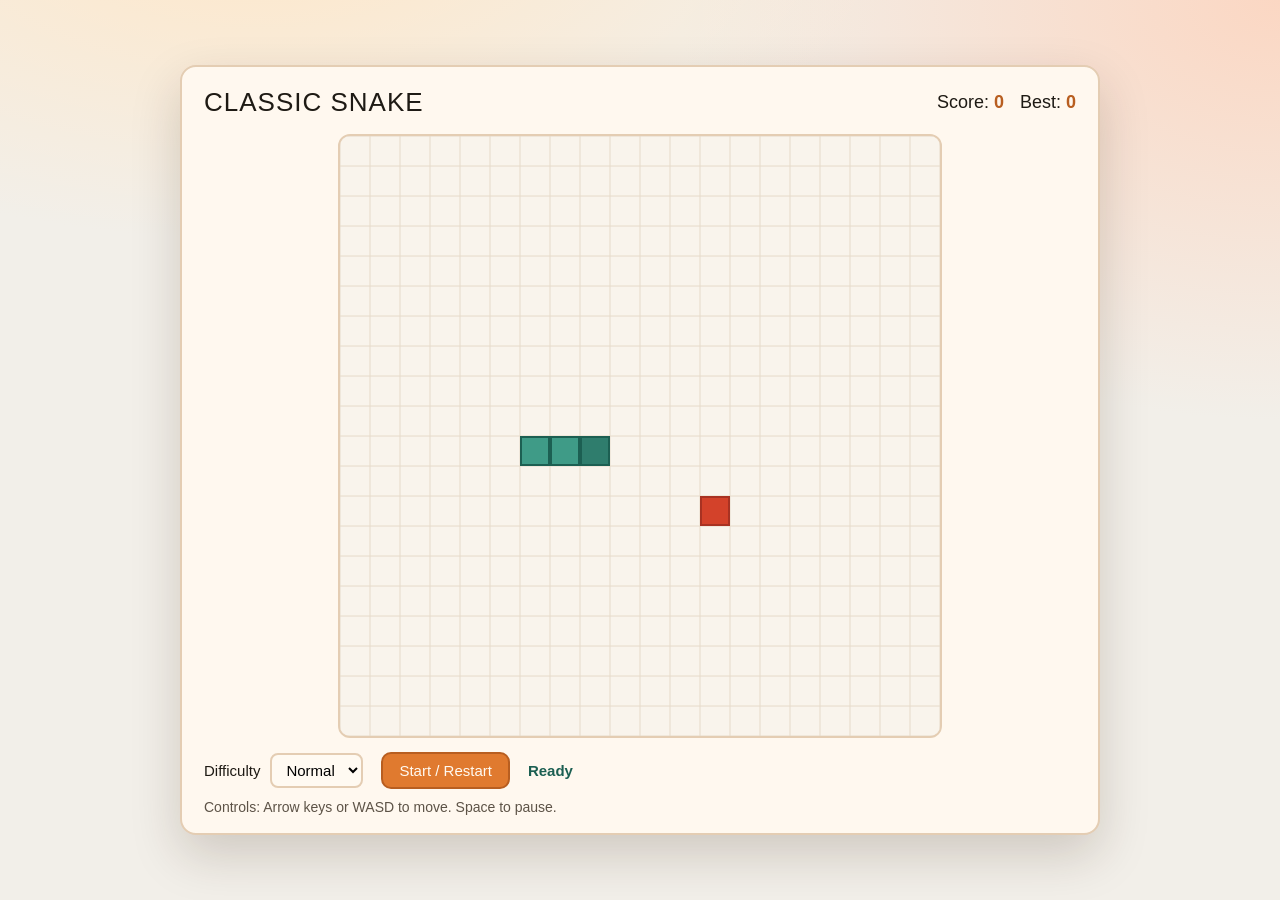
<file: unit3-codex/snake-game/index.html>
<!doctype html>
<html lang="en">
  <head>
    <meta charset="utf-8" />
    <meta name="viewport" content="width=device-width, initial-scale=1" />
    <title>Classic Snake</title>
    <link rel="stylesheet" href="styles.css" />
  </head>
  <body>
    <main class="app">
      <header class="topbar">
        <div class="title">Classic Snake</div>
        <div class="scores">
          <div class="score">Score: <span id="score">0</span></div>
          <div class="score">Best: <span id="best">0</span></div>
        </div>
      </header>

      <section class="board">
        <canvas id="game" width="600" height="600" aria-label="Snake game"></canvas>
      </section>

      <section class="controls">
        <label class="control">
          <span>Difficulty</span>
          <select id="difficulty">
            <option value="easy">Easy</option>
            <option value="normal" selected>Normal</option>
            <option value="hard">Hard</option>
          </select>
        </label>

        <button id="start" class="btn">Start / Restart</button>

        <div class="status" id="status">Ready</div>
      </section>

      <footer class="help">
        Controls: Arrow keys or WASD to move. Space to pause.
      </footer>
    </main>

    <script src="script.js"></script>
  </body>
</html>
</file>
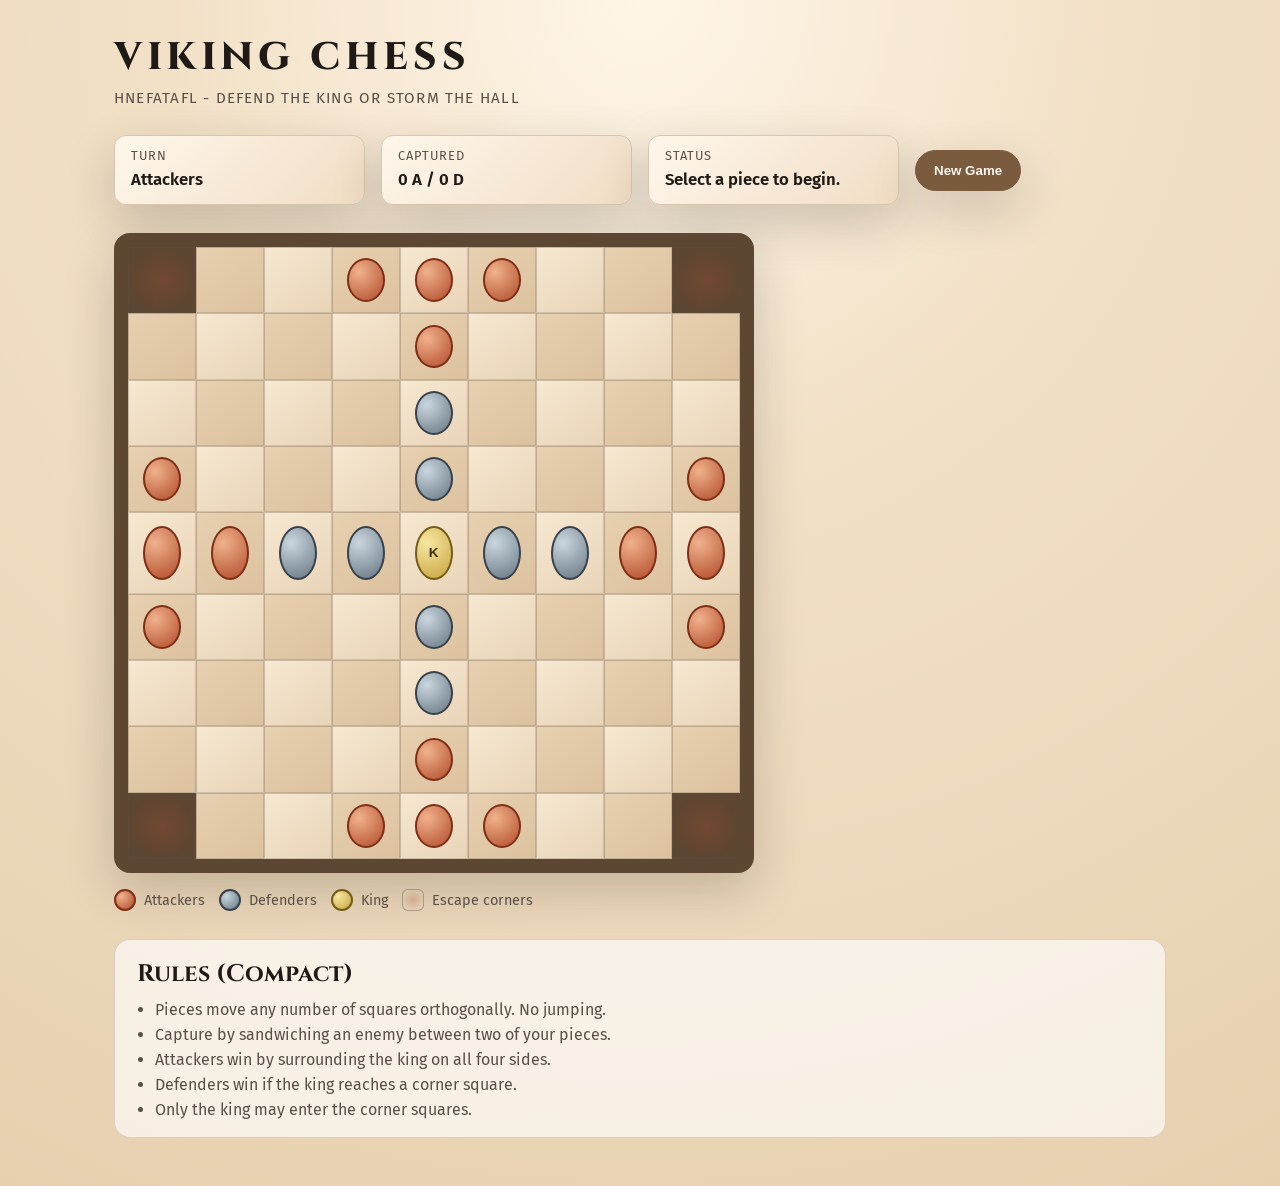
<file: unit3-codex/viking-chess/index.html>
﻿<!doctype html>
<html lang="en">
  <head>
    <meta charset="utf-8" />
    <meta name="viewport" content="width=device-width, initial-scale=1" />
    <title>Viking Chess (Hnefatafl)</title>
    <link rel="stylesheet" href="styles.css" />
  </head>
  <body>
    <main class="app">
      <header class="topbar">
        <div class="title">Viking Chess</div>
        <div class="subtitle">Hnefatafl - Defend the King or Storm the Hall</div>
      </header>

      <section class="hud">
        <div class="panel">
          <div class="label">Turn</div>
          <div id="turn" class="value">Attackers</div>
        </div>
        <div class="panel">
          <div class="label">Captured</div>
          <div class="value"><span id="captured-attackers">0</span> A / <span id="captured-defenders">0</span> D</div>
        </div>
        <div class="panel">
          <div class="label">Status</div>
          <div id="status" class="value">Select a piece to begin.</div>
        </div>
        <button id="reset" class="btn">New Game</button>
      </section>

      <section class="board-wrap">
        <div id="board" class="board" role="grid" aria-label="Viking chess board"></div>
        <div class="legend">
          <div class="legend-item"><span class="piece attacker"></span> Attackers</div>
          <div class="legend-item"><span class="piece defender"></span> Defenders</div>
          <div class="legend-item"><span class="piece king"></span> King</div>
          <div class="legend-item"><span class="tile corner"></span> Escape corners</div>
        </div>
      </section>

      <section class="rules">
        <h2>Rules (Compact)</h2>
        <ul>
          <li>Pieces move any number of squares orthogonally. No jumping.</li>
          <li>Capture by sandwiching an enemy between two of your pieces.</li>
          <li>Attackers win by surrounding the king on all four sides.</li>
          <li>Defenders win if the king reaches a corner square.</li>
          <li>Only the king may enter the corner squares.</li>
        </ul>
      </section>
    </main>

    <script src="script.js"></script>
  </body>
</html>
</file>
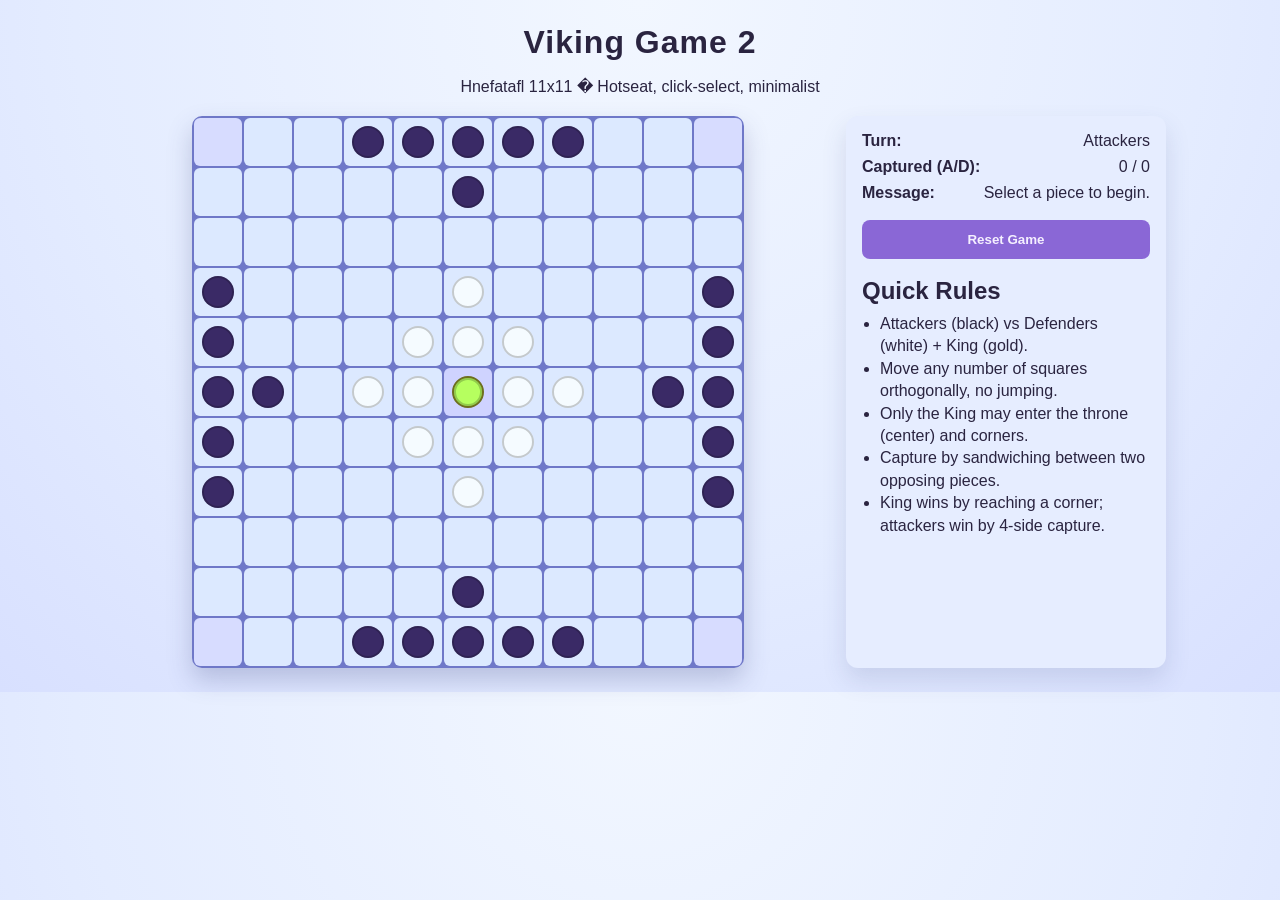
<file: unit3-codex/viking_game_2/index.html>
<!DOCTYPE html>
<html lang="en">
<head>
  <meta charset="UTF-8" />
  <meta name="viewport" content="width=device-width, initial-scale=1.0" />
  <title>Viking Game 2 - Hnefatafl 11x11</title>
  <link rel="stylesheet" href="styles.css" />
</head>
<body>
  <div class="page">
    <header class="header">
      <h1>Viking Game 2</h1>
      <p>Hnefatafl 11x11 � Hotseat, click-select, minimalist</p>
    </header>

    <main class="main">
      <section class="board-panel">
        <div id="board" class="board" aria-label="Hnefatafl board"></div>
      </section>

      <section class="info-panel">
        <div class="status">
          <div class="status-row">
            <span class="label">Turn:</span>
            <span id="turnDisplay">Attackers</span>
          </div>
          <div class="status-row">
            <span class="label">Captured (A/D):</span>
            <span id="capturedDisplay">0 / 0</span>
          </div>
          <div class="status-row">
            <span class="label">Message:</span>
            <span id="messageDisplay">Select a piece to begin.</span>
          </div>
        </div>

        <button id="resetBtn" class="reset">Reset Game</button>

        <div class="rules">
          <h2>Quick Rules</h2>
          <ul>
            <li>Attackers (black) vs Defenders (white) + King (gold).</li>
            <li>Move any number of squares orthogonally, no jumping.</li>
            <li>Only the King may enter the throne (center) and corners.</li>
            <li>Capture by sandwiching between two opposing pieces.</li>
            <li>King wins by reaching a corner; attackers win by 4-side capture.</li>
          </ul>
        </div>
      </section>
    </main>
  </div>

  <script src="script.js"></script>
</body>
</html>
</file>
<file: unit3-codex/snake-game/styles.css>
:root {
  --bg: #f2efe9;
  --panel: #fff8ef;
  --ink: #1e1a14;
  --accent: #e07a2f;
  --accent-dark: #b85e20;
  --grid: #e6dac9;
  --snake: #2f7d6d;
  --snake-dark: #1c5f52;
  --food: #d3422a;
}

* {
  box-sizing: border-box;
}

body {
  margin: 0;
  font-family: "Trebuchet MS", "Lucida Sans Unicode", "Lucida Grande", sans-serif;
  color: var(--ink);
  background: radial-gradient(1200px 600px at 20% -10%, #ffe7c8 0%, transparent 55%),
    radial-gradient(1000px 700px at 100% 0%, #fbd7c3 0%, transparent 60%),
    var(--bg);
  min-height: 100vh;
  display: grid;
  place-items: center;
}

.app {
  width: min(920px, 94vw);
  background: var(--panel);
  border: 2px solid #e4cdb3;
  border-radius: 16px;
  padding: 20px 22px 18px;
  box-shadow: 0 20px 50px rgba(50, 30, 10, 0.18);
}

.topbar {
  display: flex;
  align-items: center;
  justify-content: space-between;
  gap: 16px;
  margin-bottom: 16px;
}

.title {
  font-size: 26px;
  letter-spacing: 1px;
  text-transform: uppercase;
}

.scores {
  display: flex;
  gap: 16px;
  font-size: 18px;
}

.score span {
  font-weight: 700;
  color: var(--accent-dark);
}

.board {
  display: grid;
  place-items: center;
  margin-bottom: 14px;
}

canvas {
  background: #f9f4ec;
  border: 2px solid #e4cdb3;
  border-radius: 12px;
  box-shadow: inset 0 0 0 2px var(--grid);
}

.controls {
  display: flex;
  align-items: center;
  gap: 18px;
  flex-wrap: wrap;
  margin-bottom: 10px;
}

.control {
  display: flex;
  align-items: center;
  gap: 10px;
  font-size: 15px;
}

select {
  font-family: inherit;
  font-size: 15px;
  padding: 6px 10px;
  border-radius: 8px;
  border: 2px solid #e4cdb3;
  background: #fffaf2;
}

.btn {
  font-family: inherit;
  font-size: 15px;
  padding: 8px 16px;
  border-radius: 10px;
  border: 2px solid var(--accent-dark);
  background: var(--accent);
  color: #fffaf2;
  cursor: pointer;
  transition: transform 0.05s ease, box-shadow 0.2s ease;
}

.btn:hover {
  transform: translateY(-1px);
  box-shadow: 0 6px 16px rgba(224, 122, 47, 0.25);
}

.status {
  font-size: 15px;
  font-weight: 600;
  color: var(--snake-dark);
}

.help {
  font-size: 14px;
  color: #5d5347;
}

@media (max-width: 700px) {
  .app {
    padding: 16px;
  }

  canvas {
    width: 92vw;
    height: 92vw;
  }

  .topbar {
    flex-direction: column;
    align-items: flex-start;
  }
}
</file>
<file: unit3-codex/viking-chess/styles.css>
﻿@import url('https://fonts.googleapis.com/css2?family=Cinzel:wght@400;600;800&family=Fira+Sans:wght@400;600&display=swap');

:root {
  color-scheme: light;
  --ink: #1f1a16;
  --muted: #5b5048;
  --sand: #efe3d0;
  --sand-dark: #d7c7ae;
  --oak: #7b5b3d;
  --ember: #b24b2a;
  --stone: #c6b8a6;
  --green: #2f6b4f;
  --shadow: 0 18px 50px rgba(31, 26, 22, 0.2);
}

* {
  box-sizing: border-box;
}

body {
  margin: 0;
  font-family: "Fira Sans", system-ui, sans-serif;
  background: radial-gradient(circle at top, #fff6e8 0%, #f2e1c7 35%, #e7d0b0 100%);
  color: var(--ink);
}

.app {
  max-width: 1100px;
  margin: 0 auto;
  padding: 32px 24px 48px;
  display: flex;
  flex-direction: column;
  gap: 28px;
}

.topbar {
  display: flex;
  flex-direction: column;
  gap: 6px;
  text-transform: uppercase;
}

.title {
  font-family: "Cinzel", serif;
  font-size: clamp(2rem, 3vw, 3rem);
  letter-spacing: 0.12em;
  font-weight: 800;
}

.subtitle {
  font-size: 0.95rem;
  color: var(--muted);
  letter-spacing: 0.08em;
}

.hud {
  display: grid;
  grid-template-columns: repeat(auto-fit, minmax(190px, 1fr));
  gap: 16px;
  align-items: center;
}

.panel {
  background: linear-gradient(135deg, #fff7ec 0%, #f1ddc4 100%);
  border: 1px solid var(--sand-dark);
  padding: 12px 16px;
  border-radius: 12px;
  box-shadow: var(--shadow);
  min-height: 70px;
}

.label {
  font-size: 0.8rem;
  text-transform: uppercase;
  letter-spacing: 0.08em;
  color: var(--muted);
}

.value {
  margin-top: 6px;
  font-size: 1.05rem;
  font-weight: 600;
}

.btn {
  justify-self: start;
  padding: 12px 18px;
  border-radius: 999px;
  border: 1px solid var(--oak);
  background: var(--oak);
  color: #fdf7ef;
  font-weight: 600;
  cursor: pointer;
  box-shadow: var(--shadow);
  transition: transform 0.15s ease, box-shadow 0.15s ease;
}

.btn:hover {
  transform: translateY(-1px);
  box-shadow: 0 14px 28px rgba(31, 26, 22, 0.25);
}

.board-wrap {
  display: grid;
  grid-template-columns: minmax(0, 1fr);
  gap: 16px;
}

.board {
  width: min(80vw, 640px);
  aspect-ratio: 1;
  display: grid;
  grid-template-columns: repeat(9, 1fr);
  border: 14px solid #5d4632;
  border-radius: 16px;
  background: #5d4632;
  box-shadow: var(--shadow);
}

.tile {
  position: relative;
  background: linear-gradient(145deg, #f6e8d1, #e9d4b8);
  border: 1px solid rgba(91, 80, 72, 0.25);
  cursor: pointer;
  display: grid;
  place-items: center;
  transition: background 0.12s ease;
}

.tile.dark {
  background: linear-gradient(145deg, #e7d0b0, #dcc29f);
}

.tile.corner {
  background: radial-gradient(circle at center, rgba(178, 75, 42, 0.25), transparent 70%);
}

.tile.selected {
  outline: 3px solid var(--ember);
  outline-offset: -3px;
}

.tile.legal {
  box-shadow: inset 0 0 0 3px rgba(47, 107, 79, 0.7);
}

.piece {
  width: 70%;
  height: 70%;
  border-radius: 50%;
  display: grid;
  place-items: center;
  font-weight: 700;
  font-size: 0.85rem;
  color: #fdf7ef;
  text-transform: uppercase;
  letter-spacing: 0.05em;
}

.piece.attacker {
  background: radial-gradient(circle at 30% 30%, #f0b28c, #b24b2a);
  border: 2px solid #7e2f16;
}

.piece.defender {
  background: radial-gradient(circle at 30% 30%, #cad6df, #667682);
  border: 2px solid #39424a;
}

.piece.king {
  background: radial-gradient(circle at 30% 30%, #f6e7a1, #c8a33d);
  border: 2px solid #735c18;
  color: #3f320b;
}

.legend {
  display: flex;
  flex-wrap: wrap;
  gap: 14px;
  font-size: 0.9rem;
  color: var(--muted);
}

.legend-item {
  display: flex;
  align-items: center;
  gap: 8px;
}

.legend .piece,
.legend .tile {
  width: 22px;
  height: 22px;
  border-radius: 50%;
}

.legend .tile {
  border-radius: 6px;
  border: 1px solid rgba(91, 80, 72, 0.4);
}

.rules {
  background: rgba(255, 255, 255, 0.65);
  border-radius: 16px;
  padding: 18px 22px;
  border: 1px solid rgba(91, 80, 72, 0.2);
}

.rules h2 {
  font-family: "Cinzel", serif;
  margin: 0 0 10px 0;
}

.rules ul {
  margin: 0;
  padding-left: 18px;
  color: var(--muted);
  display: grid;
  gap: 6px;
}

@media (max-width: 720px) {
  .board {
    width: min(90vw, 520px);
  }

  .btn {
    width: 100%;
  }
}
</file>
<file: unit3-codex/viking_game_2/styles.css>
:root {
  --bg: #e9f2ff;
  --panel: #dce9ff;
  --grid: #6f78c8;
  --attacker: #3a2a66;
  --defender: #f5fbff;
  --king: #b6ff5f;
  --accent: #8a67d6;
  --highlight: #cfe1ff;
  --legal: #b2ffd1;
  --danger: #a94442;
}

* {
  box-sizing: border-box;
}

body {
  margin: 0;
  font-family: "Trebuchet MS", "Segoe UI", sans-serif;
  background: radial-gradient(circle at top, #f2f7ff, #e4ecff 60%, #d8e0ff 100%);
  color: #2a2440;
}

.page {
  max-width: 1100px;
  margin: 0 auto;
  padding: 24px;
}

.header {
  text-align: center;
  margin-bottom: 20px;
}

.header h1 {
  margin: 0 0 6px 0;
  letter-spacing: 1px;
}

.main {
  display: grid;
  grid-template-columns: minmax(320px, 1fr) 320px;
  gap: 24px;
}

.board-panel {
  display: flex;
  justify-content: center;
}

.board {
  display: grid;
  grid-template-columns: repeat(11, 48px);
  grid-template-rows: repeat(11, 48px);
  gap: 2px;
  background: var(--grid);
  padding: 2px;
  border-radius: 10px;
  box-shadow: 0 12px 24px rgba(63, 72, 128, 0.25);
}

.cell {
  width: 48px;
  height: 48px;
  background: var(--panel);
  display: flex;
  align-items: center;
  justify-content: center;
  border-radius: 6px;
  position: relative;
  cursor: pointer;
  transition: transform 0.08s ease;
}

.cell:hover {
  transform: translateY(-1px);
}

.cell.corner {
  background: #d7dcff;
}

.cell.throne {
  background: #cfd3ff;
}

.cell.selected {
  outline: 3px solid var(--highlight);
}

.cell.legal {
  box-shadow: inset 0 0 0 3px var(--legal);
}

.piece {
  width: 32px;
  height: 32px;
  border-radius: 50%;
  box-shadow: inset 0 0 0 2px rgba(0, 0, 0, 0.2);
}

.piece.attacker {
  background: var(--attacker);
}

.piece.defender {
  background: var(--defender);
}

.piece.king {
  background: var(--king);
  border: 2px solid #6d6f1f;
}

.info-panel {
  background: #e6edff;
  padding: 16px;
  border-radius: 12px;
  box-shadow: 0 12px 24px rgba(63, 72, 128, 0.15);
  display: flex;
  flex-direction: column;
  gap: 18px;
}

.status {
  display: grid;
  gap: 8px;
}

.status-row {
  display: flex;
  justify-content: space-between;
  gap: 10px;
}

.label {
  font-weight: 600;
}

.reset {
  padding: 12px 16px;
  border: none;
  background: var(--accent);
  color: #f5f0ff;
  border-radius: 8px;
  font-weight: 600;
  cursor: pointer;
}

.reset:hover {
  background: #7456bf;
}

.rules h2 {
  margin: 0 0 8px 0;
}

.rules ul {
  margin: 0;
  padding-left: 18px;
  line-height: 1.4;
}

@media (max-width: 900px) {
  .main {
    grid-template-columns: 1fr;
  }

  .board {
    grid-template-columns: repeat(11, 40px);
    grid-template-rows: repeat(11, 40px);
  }

  .cell {
    width: 40px;
    height: 40px;
  }
}
</file>
